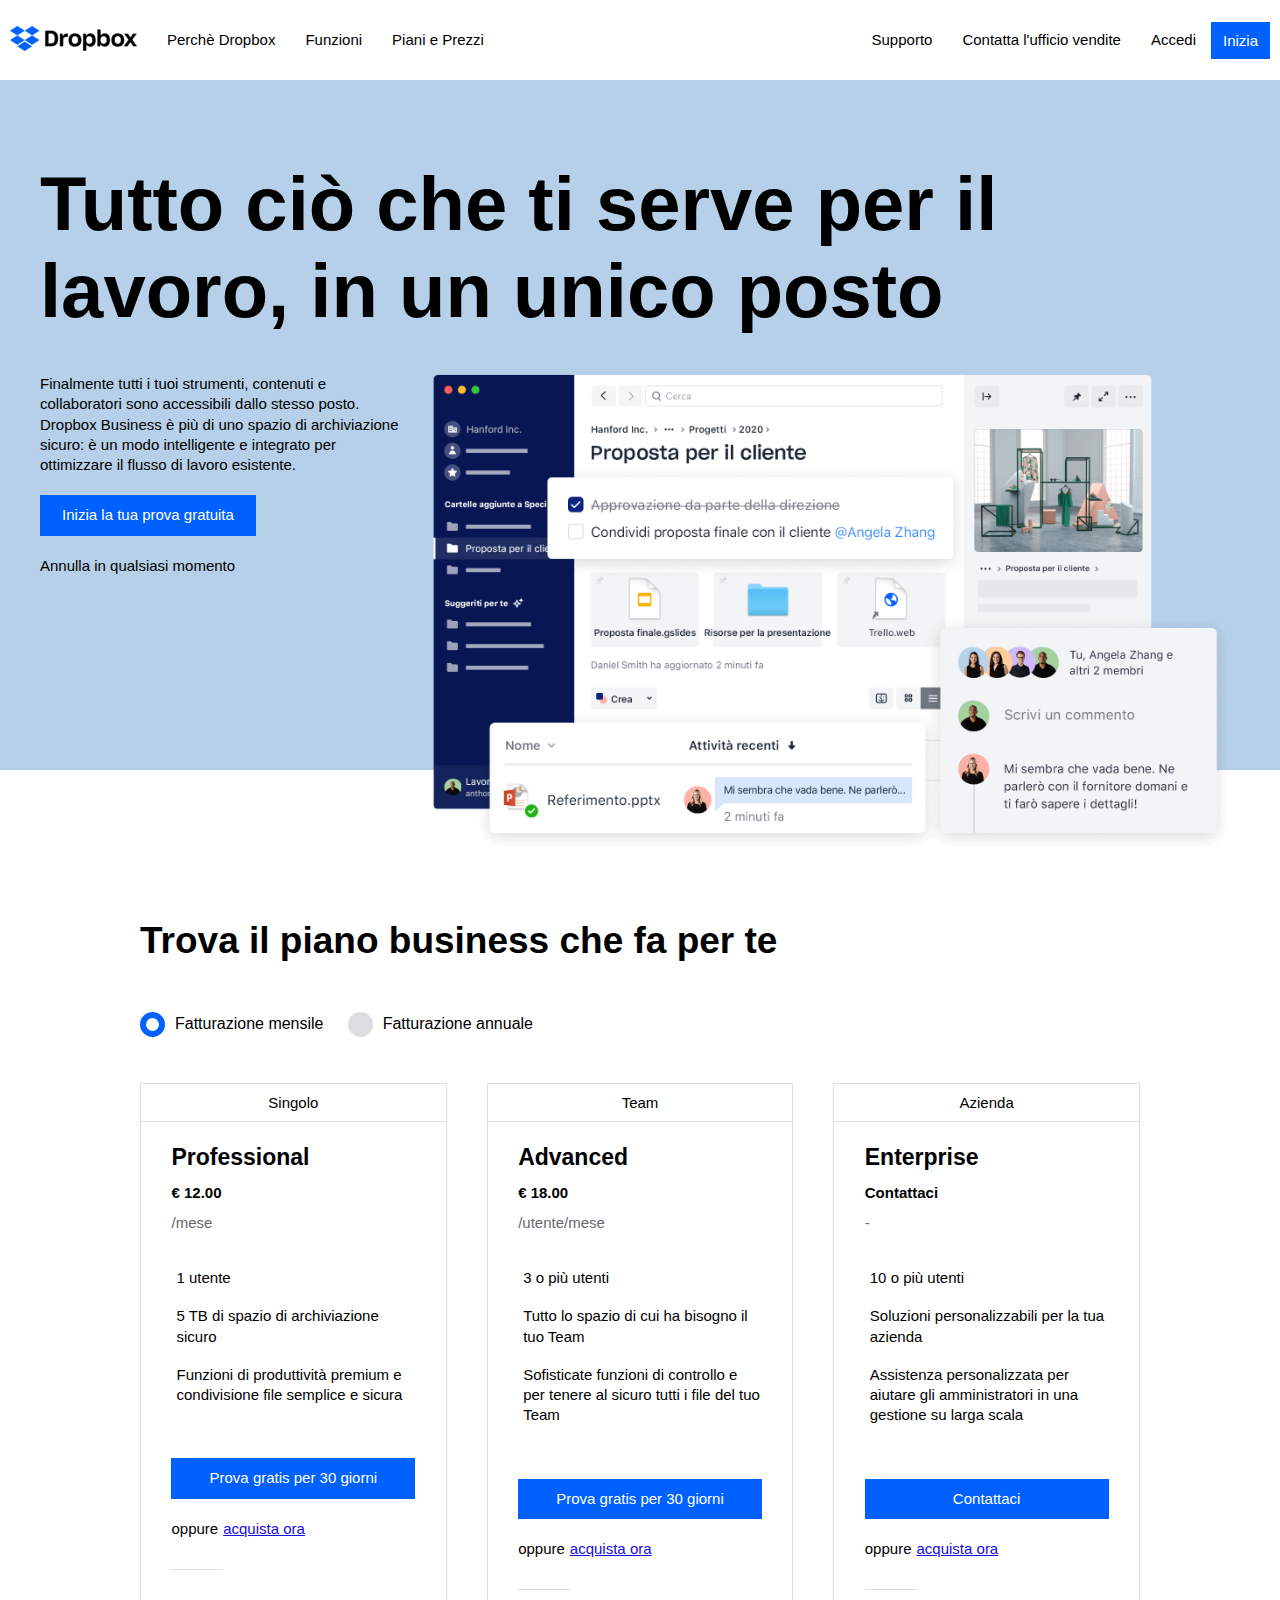
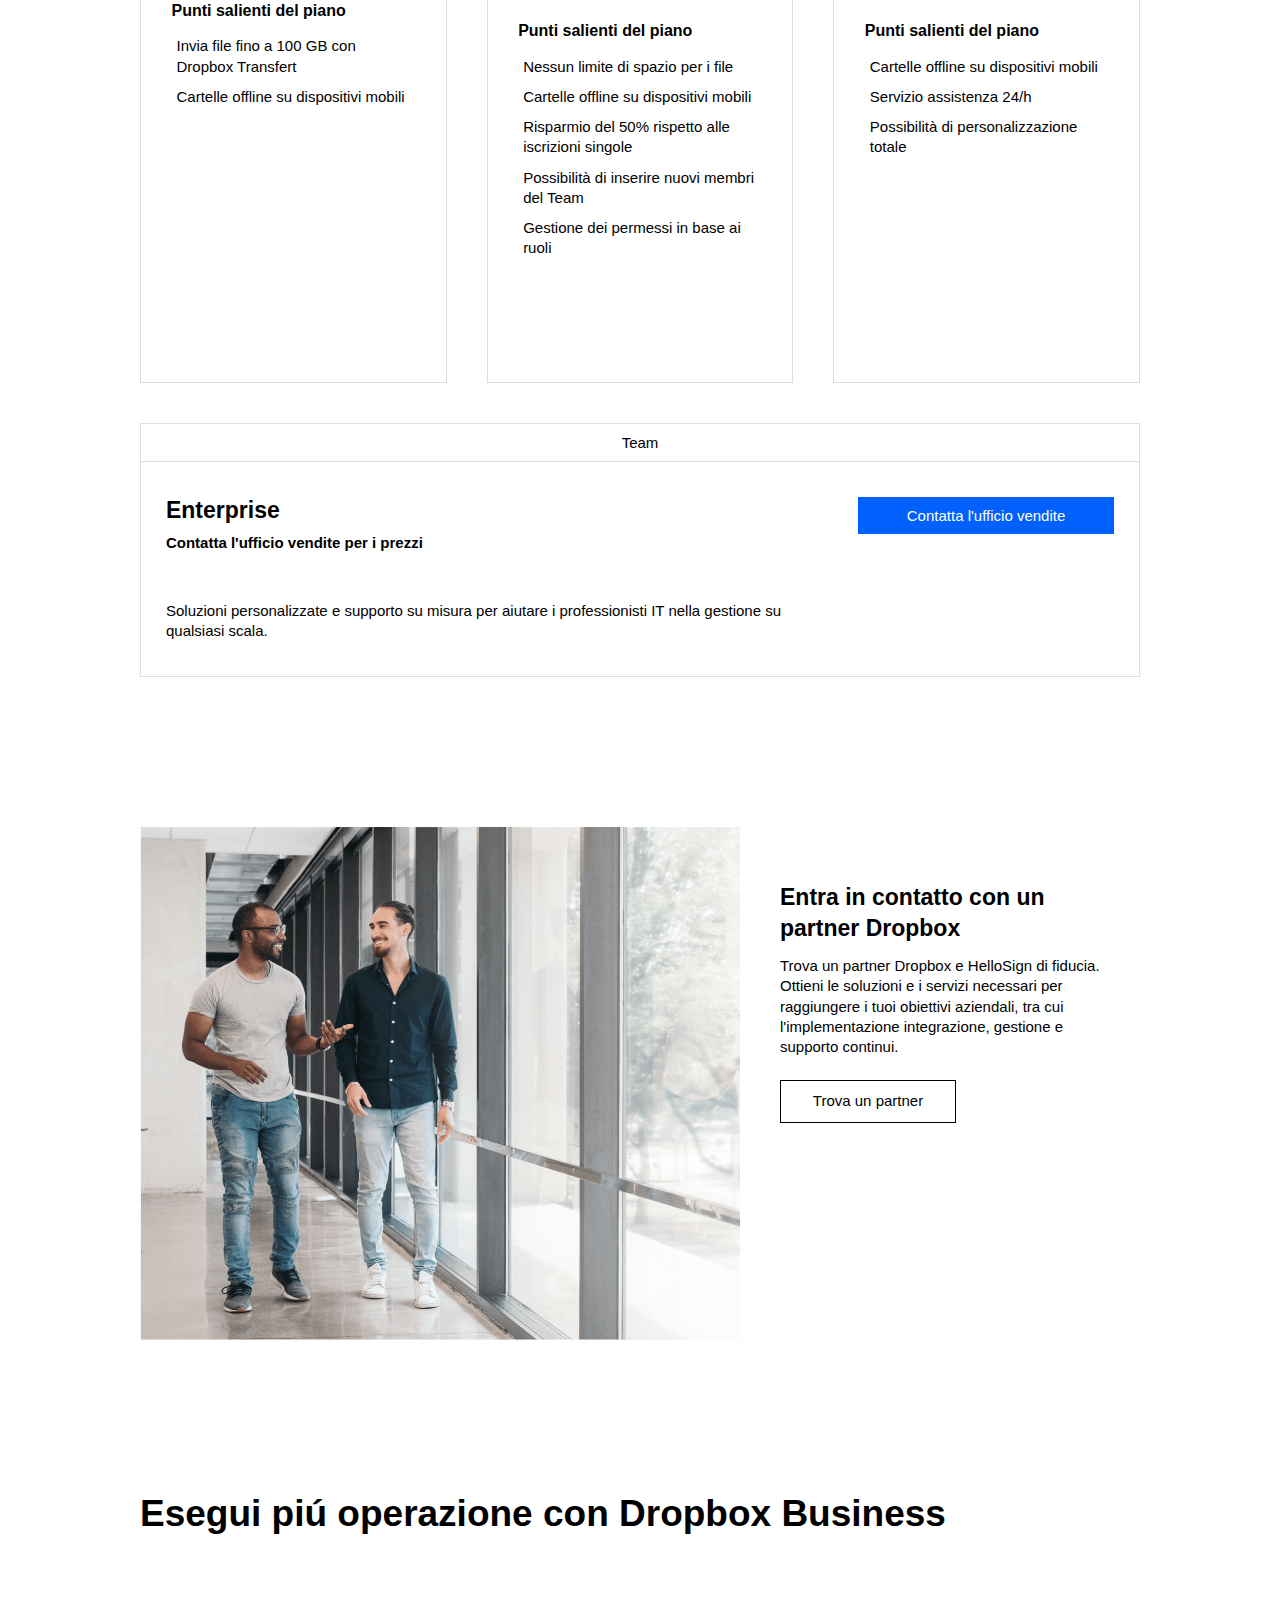
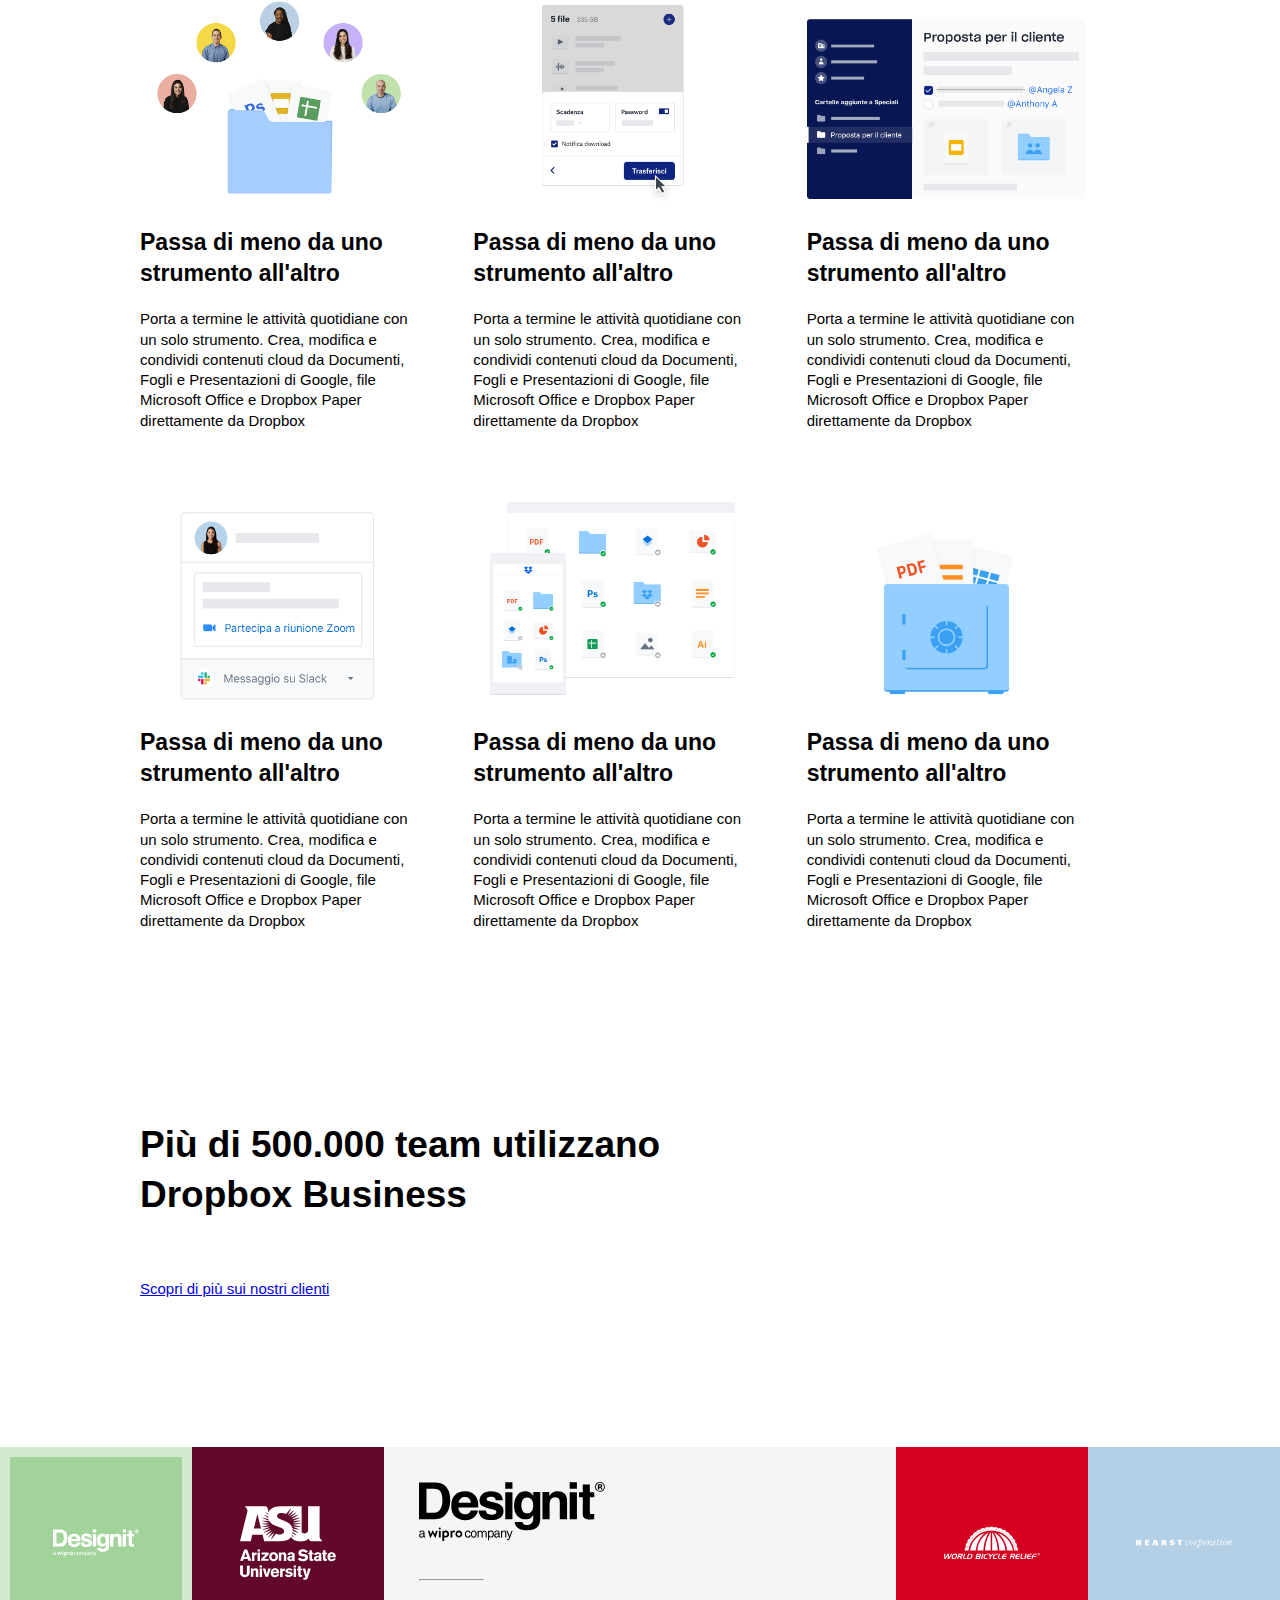
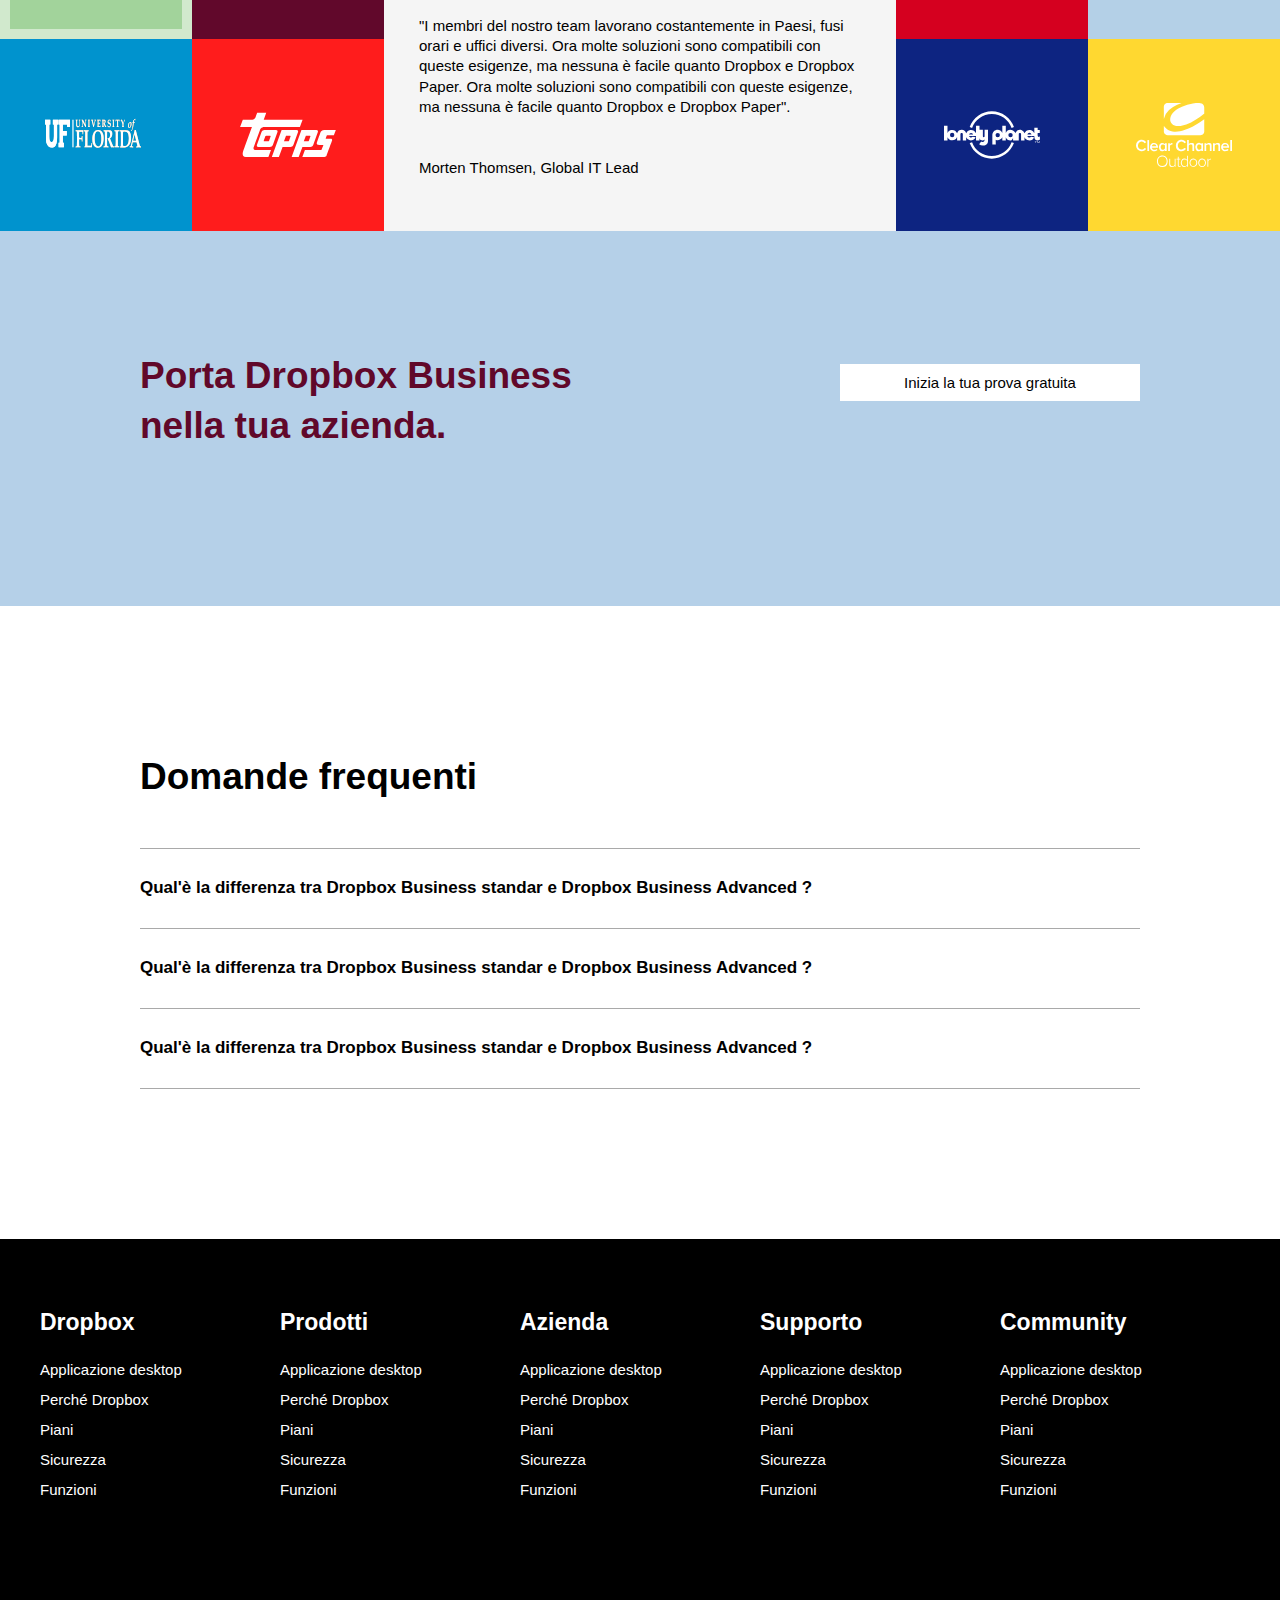
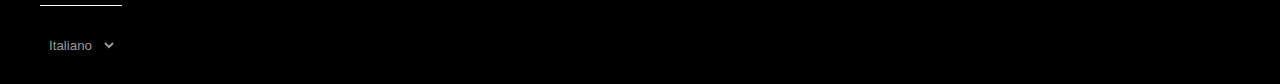
<file: index.html>
<!DOCTYPE html>
<html lang="it">
<head>
    <meta charset="UTF-8">
    <meta http-equiv="X-UA-Compatible" content="IE=edge">
    <meta name="viewport" content="width=device-width, initial-scale=1.0">
    <link rel="stylesheet" href="https://cdnjs.cloudflare.com/ajax/libs/font-awesome/6.2.0/css/all.min.css" integrity="sha512-xh6O/CkQoPOWDdYTDqeRdPCVd1SpvCA9XXcUnZS2FmJNp1coAFzvtCN9BmamE+4aHK8yyUHUSCcJHgXloTyT2A==" crossorigin="anonymous" referrerpolicy="no-referrer" />
    <link rel="stylesheet" href="./css/style.css">
    <title>Dropbox</title>
</head>

<body id="index">
    <!-- HEADER -->
    <header>
        <!-- fixed 100% -->
        <nav class="d-flex">
            <div class="d-flex">
                <a href="../index.html" target="_blank"><img src="./img/logo-small.png" alt="Logo Dropbox" class="logo"></a>
                <ul class="d-flex">
                    <li class="dropdown"><a href="#">Perchè Dropbox</a>
                        <div class="dropdown-nav">
                            <ul>
                                <li><a href="./pages/partner.html" target="_blank" class="extrapage">Partner</a></li>
                                <li><a href="#">Ispirati</a></li>
                                <li><a href="#">Cosa dicono i clienti</a></li>
                                <li><a href="#">Risorse</a></li>
                            </ul>
                        </div>
                    </li>
                    <li class="dropdown"><a href="#">Funzioni</a>
                        <div class="dropdown-nav">
                            <ul>
                                <li><a href="#">Panoramica</a> </li>
                                <li><a href="#">Ispirati</a></li>
                                <li><a href="#">Cosa dicono i clienti</a></li>
                                <li><a href="#">Risorse</a></li>
                            </ul>
                        </div>
                    </li>
                    <li class="dropdown"><a href="#">Piani e Prezzi</a>
                        <div class="dropdown-nav">
                            <ul>
                                <li><a href="#">Panoramica</a> </li>
                                <li><a href="#">Ispirati</a></li>
                                <li><a href="#">Cosa dicono i clienti</a></li>
                                <li><a href="#">Risorse</a></li>
                            </ul>
                        </div>
                    </li>
                </ul>
            </div>
            <div class="d-flex">
                <ul class="d-flex">
                    <li class="dropdown"><a href="#">Supporto</a>
                        <div class="dropdown-nav">
                            <ul>
                                <li><a href="#">Panoramica</a> </li>
                                <li><a href="#">Ispirati</a></li>
                                <li><a href="#">Cosa dicono i clienti</a></li>
                                <li><a href="#">Risorse</a></li>
                            </ul>
                        </div>
                    </li>
                    <li class="dropdown"><a href="#">Contatta l'ufficio vendite</a>
                        <div class="dropdown-nav">
                            <ul>
                                <li><a href="#">Panoramica</a> </li>
                                <li><a href="#">Ispirati</a></li>
                                <li><a href="#">Cosa dicono i clienti</a></li>
                                <li><a href="#">Risorse</a></li>
                            </ul>
                        </div>
                    </li>
                    <li class="dropdown"><a href="#">Accedi</a>
                        <div class="accedi">
                            <ul>
                                <li><a href="#">Panoramica</a> </li>
                                <li><a href="#">Ispirati</a></li>
                                <li><a href="#">Cosa dicono i clienti</a></li>
                                <li><a href="#">Risorse</a></li>
                            </ul>
                        </div>
                    </li>
                </ul>
                <div class="btn btn-blue"><a href="#">Inizia</a></div>
            </div>
        </nav>
        <!-- 100% lightblue -->
        <section class="hero">
            <div class="container">
                <h1>Tutto ciò che ti serve per il lavoro, in un unico posto</h1>
                <div class="d-flex">
                    <div class="w30">
                        <p>Finalmente tutti i tuoi strumenti, contenuti e collaboratori sono accessibili dallo stesso posto. Dropbox Business &egrave; pi&ugrave; di uno spazio di archiviazione sicuro: &egrave; un modo intelligente e integrato per ottimizzare il flusso di lavoro esistente.</p>
                        <div class="btn btn-blue">Inizia la tua prova gratuita</div>
                        <p>Annulla in qualsiasi momento</p>
                        <a href="#fatturazione"><i class="fa-solid fa-arrow-down"></i></a>
                    </div>
                    <div class="w70">
                        <img src="./img/jumbo.png" alt="">
                    </div>
                </div>
            </div>
        </section>
    </header>
    <!-- MAIN -->
    <!-- 100% and 7 sections -->
    <main>
        <!-- Plans section -->
        <section id="plans" class="smallercontainer">
            <h2 id="fatturazione">Trova il piano business che fa per te</h2>
            <!-- radio checkbox -->
            <div id="radiobtn-div">
                <label class="button-container">Fatturazione mensile
                    <input type="radio" checked="checked" name="radio">
                    <span class="checkmark"></span>
                </label>
                <label class="button-container">Fatturazione annuale
                    <input type="radio" name="radio">
                    <span class="checkmark"></span>
                </label>
            </div>
            <!-- plans columns -->
            <div class="d-flex" id="grid-plans">
                <!-- 1 col -->
                <div class="col-plan">
                    <div class="plan-type"><i class="fa-solid fa-user"></i> Singolo</div>
                    <div class="col-inner-container">
                        <h3>Professional</h3>
                        <span class="price">&euro; 12.00</span>
                        <br>
                        <span class="period">/mese</span>
                        <!-- characteristics -->
                        <div class="characteristics">
                            <div class="single-char d-flex">
                                <div><i class="fa-solid fa-user"></i></div>
                                <span>1 utente</span>
                            </div>
                            <div class="single-char d-flex">
                                <div><i class="fa-solid fa-folder"></i></div>
                                <span>5 TB di spazio di archiviazione sicuro</span>
                            </div>
                            <div class="single-char d-flex">
                                <div><i class="fa-solid fa-share-nodes"></i></div>
                                <span>Funzioni di produttivit&agrave; premium e condivisione file semplice e sicura</span>
                            </div>
                        </div>
                        <!-- btn -->
                        <div class="btn btn-blue"><a href="">Prova gratis per 30 giorni</a></div>
                        <span class="oppure">oppure </span><a class="buynow" href="#">acquista ora</a>
                        <!-- punti salienti -->
                        <div>
                            <h4>Punti salienti del piano</h4>
                            <div class="d-flex plan-main-char">
                                <div class="blue-icon"><i class="fa-solid fa-check"></i></div>
                                <span>Invia file fino a 100 GB con Dropbox Transfert</span>
                            </div>
                            <div class="d-flex plan-main-char">
                                <div class="blue-icon"><i class="fa-solid fa-check"></i></div>
                                <span>Cartelle offline su dispositivi mobili</span>
                            </div>
                        </div>
                    </div>
                </div>
                <!-- 2 col -->
                <div class="col-plan middle-col-plan">
                    <div class="plan-type"><i class="fa-solid fa-users"></i></i> Team</div>
                    <div class="col-inner-container">
                        <h3>Advanced</h3>
                        <span class="price">&euro; 18.00</span>
                        <br>
                        <span class="period">/utente/mese</span>
                        <!-- characteristics -->
                        <div class="characteristics">
                            <div class="single-char d-flex">
                                <div><i class="fa-solid fa-user"></i></div>
                                <span>3 o pi&ugrave; utenti</span>
                            </div>
                            <div class="single-char d-flex">
                                <div><i class="fa-solid fa-folder"></i></div>
                                <span>Tutto lo spazio di cui ha bisogno il tuo Team</span>
                            </div>
                            <div class="single-char d-flex">
                                <div><i class="fa-solid fa-share-nodes"></i></div>
                                <span>Sofisticate funzioni di controllo e per tenere al sicuro tutti i file del tuo Team</span>
                            </div>
                        </div>
                        <!-- btn -->
                        <div class="btn btn-blue"><a href="">Prova gratis per 30 giorni</a></div>
                        <span class="oppure">oppure </span><a class="buynow" href="#">acquista ora</a>
                        <!-- punti salienti -->
                        <div>
                            <h4>Punti salienti del piano</h4>
                            <div class="d-flex plan-main-char">
                                <div class="blue-icon"><i class="fa-solid fa-check"></i></div>
                                <span>Nessun limite di spazio per i file</span>
                            </div>
                            <div class="d-flex plan-main-char">
                                <div class="blue-icon"><i class="fa-solid fa-check"></i></div>
                                <span>Cartelle offline su dispositivi mobili</span>
                            </div>
                            <div class="d-flex plan-main-char">
                                <div class="blue-icon"><i class="fa-solid fa-check"></i></div>
                                <span>Risparmio del 50&percnt; rispetto alle iscrizioni singole</span>
                            </div>
                            <div class="d-flex plan-main-char">
                                <div class="blue-icon"><i class="fa-solid fa-check"></i></div>
                                <span>Possibilit&agrave; di inserire nuovi membri del Team</span>
                            </div>
                            <div class="d-flex plan-main-char">
                                <div class="blue-icon"><i class="fa-solid fa-check"></i></div>
                                <span>Gestione dei permessi in base ai ruoli</span>
                            </div>
                        </div>
                    </div>
                </div>
                <!-- 3 col -->
                <div class="col-plan">
                    <div class="plan-type"><i class="fa-solid fa-building"></i> Azienda</div>
                    <div class="col-inner-container">
                        <h3>Enterprise</h3>
                        <span class="price">Contattaci</span>
                        <br>
                        <span class="period">-</span>
                        <!-- characteristics -->
                        <div class="characteristics">
                            <div class="single-char d-flex">
                                <div><i class="fa-solid fa-user"></i></div>
                                <span>10 o pi&ugrave; utenti</span>
                            </div>
                            <div class="single-char d-flex">
                                <div><i class="fa-solid fa-folder"></i></div>
                                <span>Soluzioni personalizzabili per la tua azienda</span>
                            </div>
                            <div class="single-char d-flex">
                                <div><i class="fa-solid fa-share-nodes"></i></div>
                                <span>Assistenza personalizzata per aiutare gli amministratori in una gestione su larga scala</span>
                            </div>
                        </div>
                        <!-- btn -->
                        <div class="btn btn-blue"><a href="">Contattaci</a></div>
                        <span class="oppure">oppure </span><a class="buynow" href="#">acquista ora</a>
                        <!-- punti salienti -->
                        <div>
                            <h4>Punti salienti del piano</h4>
                            <div class="d-flex plan-main-char">
                                <div class="blue-icon"><i class="fa-solid fa-check"></i></div>
                                <span>Cartelle offline su dispositivi mobili</span>
                            </div>
                            <div class="d-flex plan-main-char">
                                <div class="blue-icon"><i class="fa-solid fa-check"></i></div>
                                <span>Servizio assistenza 24/h</span>
                            </div>
                            <div class="d-flex plan-main-char">
                                <div class="blue-icon"><i class="fa-solid fa-check"></i></div>
                                <span>Possibilit&agrave; di personalizzazione totale</span>
                            </div>
                        </div>
                    </div>
                </div>
            </div>
            <!-- team enterprise -->
            <div id="team-enterprise">
                <div class="plan-type">
                    <i class="fa-solid fa-building"></i>
                    Team
                </div>
                <div class="d-flex team-inner-container">
                    <div class="col-team-left">
                        <h3>Enterprise</h3>
                        <span class="price">Contatta l'ufficio vendite per i prezzi</span>
                        <p>Soluzioni personalizzate e supporto su misura per aiutare i professionisti IT nella gestione su qualsiasi scala.</p>
                    </div>
                    <div class="col-team-right">
                        <div class="btn btn-blue"><a href="">Contatta l'ufficio vendite</a></div>
                    </div>
                </div>
            </div>
        </section>
        <!-- Entra in contatto section -->
        <section id="entra-in-contatto" class="smallercontainer d-flex">
            <div class="col-entra-left">
                <img src="./img/partner.png" alt="partners">
                <span><i class="fa-solid fa-chevron-right"></i></span>
            </div>
            <div class="col-entra-right">
                <div class="col-inner-container">
                    <h3>Entra in contatto con un partner Dropbox</h3>
                    <p>Trova un partner Dropbox e HelloSign di fiducia. Ottieni le soluzioni e i servizi necessari per raggiungere i tuoi obiettivi aziendali, tra cui l'implementazione integrazione, gestione e supporto continui.
                    </p>
                    <div class="btn btn-gray"><a href="">Trova un partner</a></div>
                </div>
            </div>
        </section>
        <!-- Dropbox business operation section -->
        <section id="business-operation" class="smallercontainer">
            <h2>Esegui pi&uacute; operazione con Dropbox Business</h2>
            <!-- flex wrap div card -->
            <div class="d-flex wrap">
                <div class="card">
                    <div class="card-img">
                    <img src="./img/business-feature-switching-tools.png" alt="">
                    </div>
                    <div class="card-txt">
                        <h3>Passa di meno da uno strumento all'altro</h3>
                        <p>Porta a termine le attivit&agrave; quotidiane con un solo strumento. Crea, modifica e condividi contenuti cloud da Documenti, Fogli e Presentazioni di Google, file Microsoft Office e Dropbox Paper direttamente da Dropbox</p>
                    </div>
                </div>
                <div class="card">
                    <div class="card-img">
                        <img src="./img/business-feature-send-files-it.png" alt="">
                        </div>
                        <div class="card-txt">
                            <h3>Passa di meno da uno strumento all'altro</h3>
                            <p>Porta a termine le attivit&agrave; quotidiane con un solo strumento. Crea, modifica e condividi contenuti cloud da Documenti, Fogli e Presentazioni di Google, file Microsoft Office e Dropbox Paper direttamente da Dropbox</p>
                        </div>
                </div>
                <div class="card">
                    <div class="card-img">
                        <img src="./img/business-feature-coordinate-it.png" alt="">
                        </div>
                        <div class="card-txt">
                            <h3>Passa di meno da uno strumento all'altro</h3>
                            <p>Porta a termine le attivit&agrave; quotidiane con un solo strumento. Crea, modifica e condividi contenuti cloud da Documenti, Fogli e Presentazioni di Google, file Microsoft Office e Dropbox Paper direttamente da Dropbox</p>
                        </div>
                </div>
                <div class="card">
                    <div class="card-img">
                        <img src="./img/business-feature-integrations-it.png" alt="">
                        </div>
                        <div class="card-txt">
                            <h3>Passa di meno da uno strumento all'altro</h3>
                            <p>Porta a termine le attivit&agrave; quotidiane con un solo strumento. Crea, modifica e condividi contenuti cloud da Documenti, Fogli e Presentazioni di Google, file Microsoft Office e Dropbox Paper direttamente da Dropbox</p>
                        </div>
                </div>
                <div class="card">
                    <div class="card-img">
                        <img src="./img/business-feature-multi-device.png" alt="">
                        </div>
                        <div class="card-txt">
                            <h3>Passa di meno da uno strumento all'altro</h3>
                            <p>Porta a termine le attivit&agrave; quotidiane con un solo strumento. Crea, modifica e condividi contenuti cloud da Documenti, Fogli e Presentazioni di Google, file Microsoft Office e Dropbox Paper direttamente da Dropbox</p>
                        </div>
                </div>
                <div class="card">
                    <div class="card-img">
                        <img src="./img/business-feature-security.png" alt="">
                        </div>
                        <div class="card-txt">
                            <h3>Passa di meno da uno strumento all'altro</h3>
                            <p>Porta a termine le attivit&agrave; quotidiane con un solo strumento. Crea, modifica e condividi contenuti cloud da Documenti, Fogli e Presentazioni di Google, file Microsoft Office e Dropbox Paper direttamente da Dropbox</p>
                        </div>
                </div>
            </div>
        </section>
        <!-- Piu di 500 mila section -->
        <section id="more500" class="smallercontainer">
            <h2>Pi&ugrave; di 500.000 team utilizzano Dropbox Business</h2>
            <span><a href="#">Scopri di pi&ugrave; sui nostri clienti</a></span>
        </section>
        <!-- Logos section -->
        <section id="multi-logo" class="d-flex">
            <div class="logos d-flex wrap">
                <div class="square s1 d-flex">
                    <img src="./img/designit.svg" alt="logo design it">
                </div>
                <div class="square s2 d-flex">
                    <img src="./img/arizona_state_university.svg" alt="logo arizona state university">
                </div>
                <div class="square s3 d-flex">
                    <img src="./img/university_of_florida2.svg" alt="">
                </div>
                <div class="square s4 d-flex">
                    <img src="./img/topps.svg" alt="logo topps">
                </div>
            </div>
            <div class="logos-center">
                <img src="./img/designit.svg" alt="logo design it">
                <hr>
                <div>
                    <p>&quot;I membri del nostro team lavorano costantemente in Paesi, fusi orari e uffici diversi. Ora molte soluzioni sono compatibili con queste esigenze, ma nessuna &egrave; facile quanto Dropbox e Dropbox Paper. Ora molte soluzioni sono compatibili con queste esigenze, ma nessuna &egrave; facile quanto Dropbox e Dropbox Paper&quot;.
                    <br><br><br>Morten Thomsen, Global IT Lead </p>
                </div>
            </div>
            <div class="logos d-flex wrap">
                <div class="square s5 d-flex">
                    <img src="./img/world_bicycle_relief.svg" alt="logo world bicycle">
                </div>
                <div class="square s6 d-flex">
                    <img src="./img/hearst_corp.svg" alt="logo hearst">
                </div>
                <div class="square s7 d-flex">
                    <img src="./img/lonely_planet.svg" alt="logo lonely planet">
                </div>
                <div class="square s8 d-flex">
                    <img src="./img/clear_channel.svg" alt="logo clear channel">
                </div>
            </div>
        </section>
        <!-- Porta dropbox business section -->
        <section class="lightblue-row">
            <div class="d-flex smallercontainer">
                <h2>Porta Dropbox Business nella tua azienda.</h2>
                <div class="porta-dropbox-right">
                    <div class="btn btn-gray"><a href="">Inizia la tua prova gratuita</a></div>
                </div>
            </div>
        </section>
        <!-- Faq section -->
        <section id="faq" class="smallercontainer">
            <h2>Domande frequenti</h2>
            <details>
                <summary class="d-flex">Qual'&egrave; la differenza tra Dropbox Business standar e Dropbox Business Advanced &quest; <div><i class="fa-solid fa-chevron-down"></i></div></summary>
                <p>Lorem ipsum dolor sit amet consectetur adipisicing elit. Placeat porro temporibus quis, itaque velit earum cumque impedit quia modi reiciendis illo fugit asperiores reprehenderit nisi recusandae corrupti dolorum odio ut! Repudiandae, incidunt dolorum. Ea illo aspernatur beatae doloribus consectetur quia!</p>
            </details>
            <details>
                <summary class="d-flex">Qual'&egrave; la differenza tra Dropbox Business standar e Dropbox Business Advanced &quest; <div><i class="fa-solid fa-chevron-down"></i></div></summary>
                <p>Lorem ipsum dolor sit amet consectetur adipisicing elit. Placeat porro temporibus quis, itaque velit earum cumque impedit quia modi reiciendis illo fugit asperiores reprehenderit nisi recusandae corrupti dolorum odio ut! Repudiandae, incidunt dolorum. Ea illo aspernatur beatae doloribus consectetur quia!</p>
            </details>
            <details>
                <summary class="d-flex">Qual'&egrave; la differenza tra Dropbox Business standar e Dropbox Business Advanced &quest; <div><i class="fa-solid fa-chevron-down"></i></div></summary>
                <p>Lorem ipsum dolor sit amet consectetur adipisicing elit. Placeat porro temporibus quis, itaque velit earum cumque impedit quia modi reiciendis illo fugit asperiores reprehenderit nisi recusandae corrupti dolorum odio ut! Repudiandae, incidunt dolorum. Ea illo aspernatur beatae doloribus consectetur quia!</p>
            </details>
        </section>
    </main>
    <!-- FOOTER -->
    <footer>
        <!-- footer nav -->
        <nav class="container d-flex">
            <div class="col-nav">
                <h3>Dropbox</h3>
                <ul>
                    <li><a href="">Applicazione desktop</a></li>
                    <li><a href="">Perch&eacute; Dropbox</a></li>
                    <li><a href="">Piani</a></li>
                    <li><a href="">Sicurezza</a> </li>
                    <li><a href="">Funzioni</a></li>
                </ul>
            </div>
            <div class="col-nav">
                <h3>Prodotti</h3>
                <ul>
                    <li><a href="">Applicazione desktop</a></li>
                    <li><a href="">Perch&eacute; Dropbox</a></li>
                    <li><a href="">Piani</a></li>
                    <li><a href="">Sicurezza</a> </li>
                    <li><a href="">Funzioni</a></li>
                </ul>
            </div>
            <div class="col-nav">
                <h3>Azienda</h3>
                <ul>
                    <li><a href="">Applicazione desktop</a></li>
                    <li><a href="">Perch&eacute; Dropbox</a></li>
                    <li><a href="">Piani</a></li>
                    <li><a href="">Sicurezza</a> </li>
                    <li><a href="">Funzioni</a></li>
                </ul>
            </div>
            <div class="col-nav">
                <h3>Supporto</h3>
                <ul>
                    <li><a href="">Applicazione desktop</a></li>
                    <li><a href="">Perch&eacute; Dropbox</a></li>
                    <li><a href="">Piani</a></li>
                    <li><a href="">Sicurezza</a> </li>
                    <li><a href="">Funzioni</a></li>
                </ul>
            </div>
            <div class="col-nav">
                <h3>Community</h3>
                <ul>
                    <li><a href="">Applicazione desktop</a></li>
                    <li><a href="">Perch&eacute; Dropbox</a></li>
                    <li><a href="">Piani</a></li>
                    <li><a href="">Sicurezza</a> </li>
                    <li><a href="">Funzioni</a></li>
                </ul>
            </div>
        </nav>
        <!-- languages selection-->
        <section class="container">
                <div>
                    <label for="lang"><i class="fa-solid fa-globe"></i></label>
                    <select name="lang" id="">
                        <option value="">Italiano</option>
                    <option value="">English</option>
                    <option value="">Francais</option>
                    <option value="">Detusch</option>
                    </select>
                </div>
        </section>
    </footer>
</body>
</html>
</file>
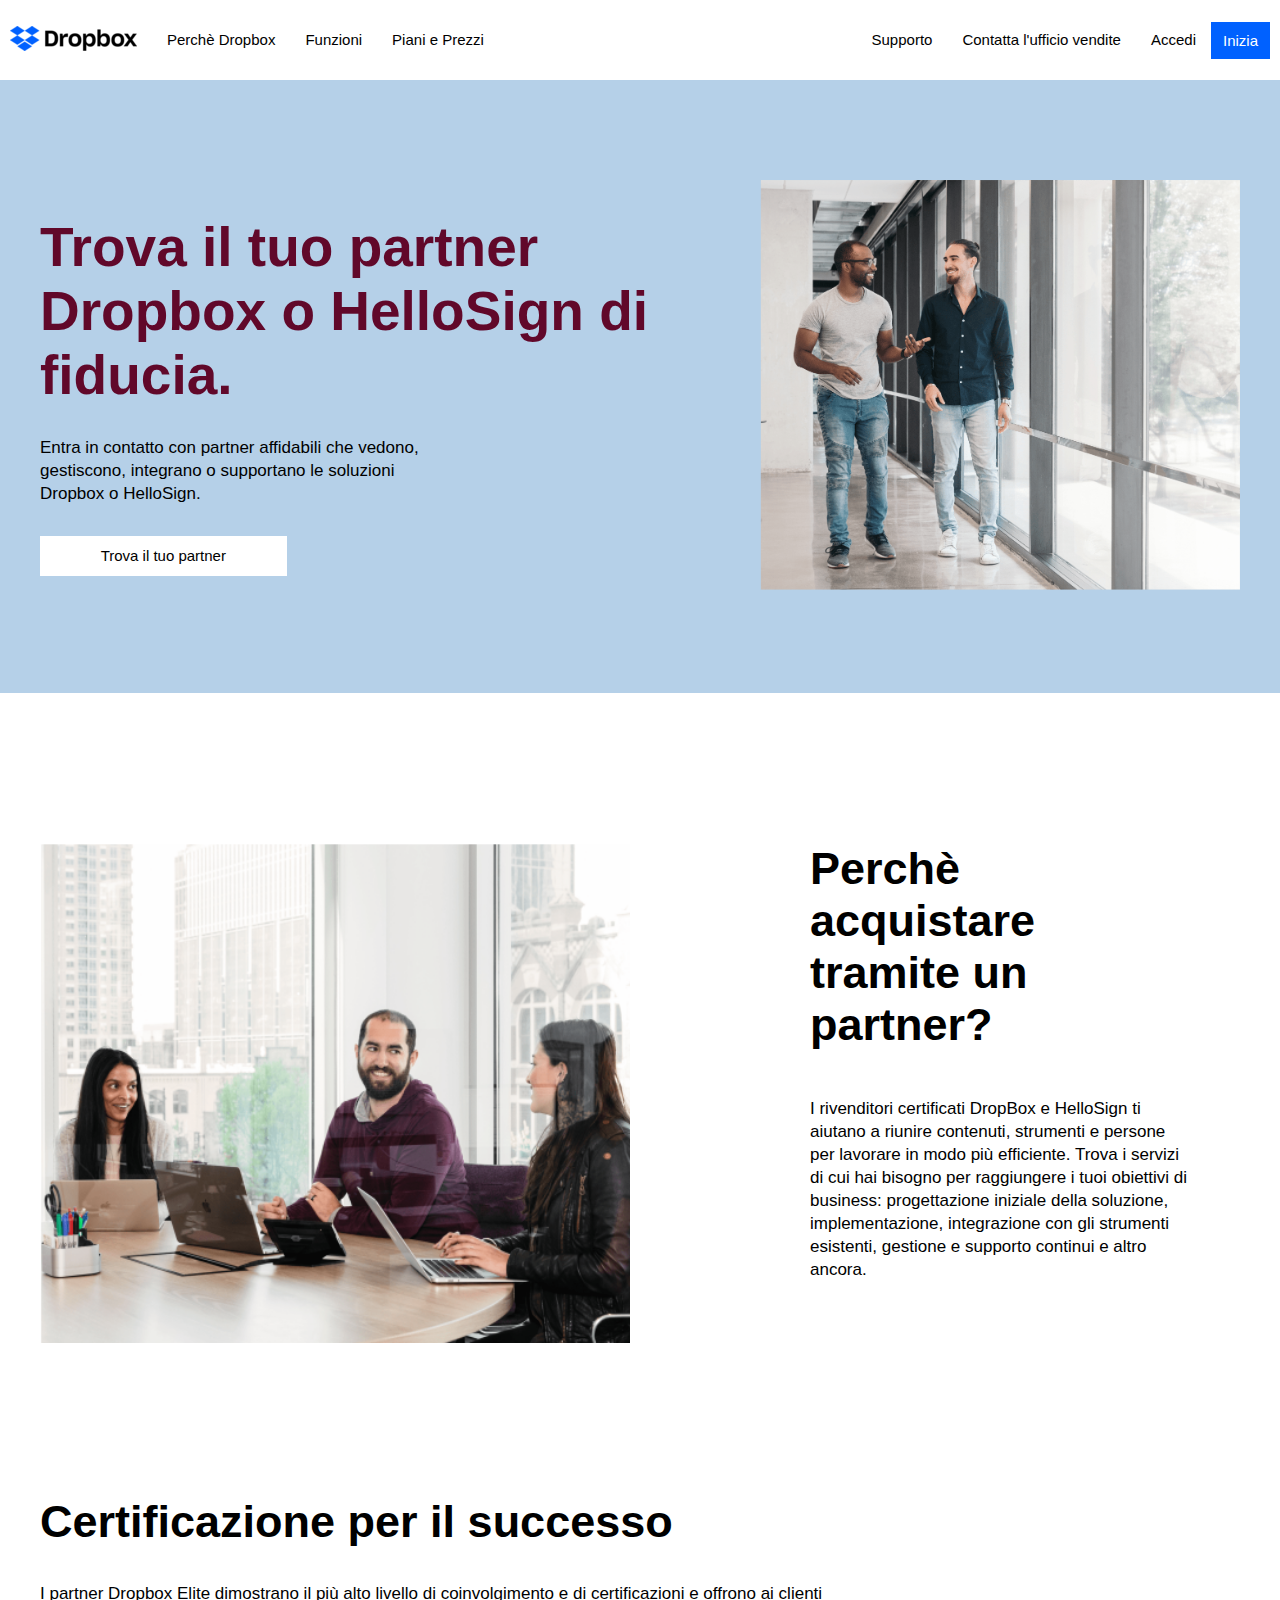
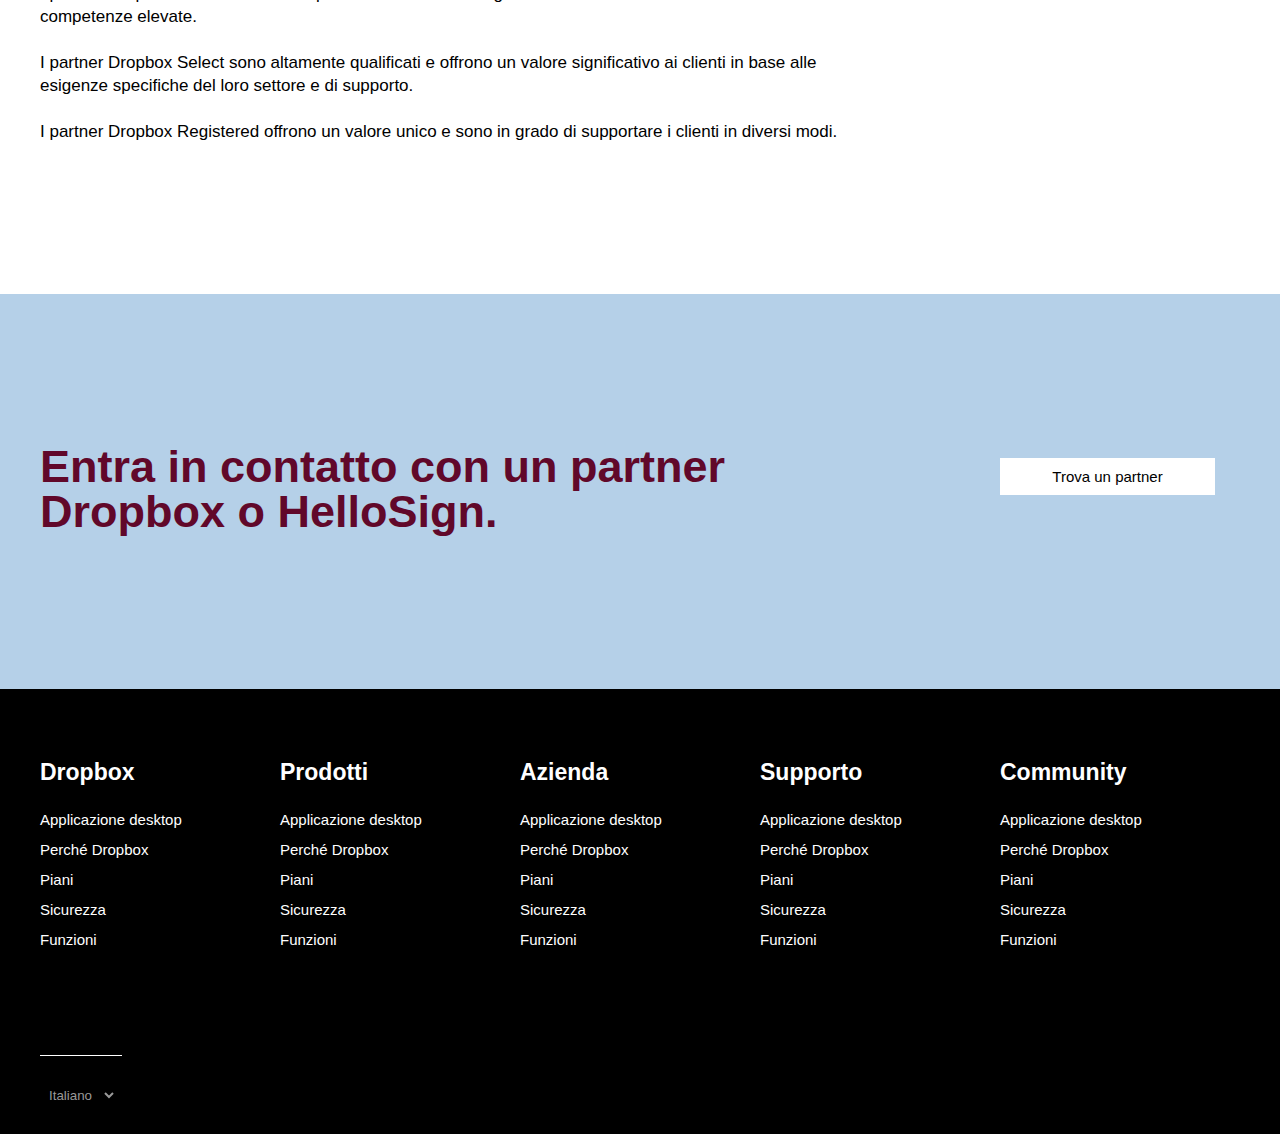
<file: pages/partner.html>
<!DOCTYPE html>
<html lang="it">
<head>
    <meta charset="UTF-8">
    <meta http-equiv="X-UA-Compatible" content="IE=edge">
    <meta name="viewport" content="width=device-width, initial-scale=1.0">
    <link rel="stylesheet" href="https://cdnjs.cloudflare.com/ajax/libs/font-awesome/6.2.0/css/all.min.css" integrity="sha512-xh6O/CkQoPOWDdYTDqeRdPCVd1SpvCA9XXcUnZS2FmJNp1coAFzvtCN9BmamE+4aHK8yyUHUSCcJHgXloTyT2A==" crossorigin="anonymous" referrerpolicy="no-referrer" />
    <link rel="stylesheet" href="../css/style.css">
    <title>Dropbox</title>
</head>
<body id="partnerpage">
    <!-- HEADER -->
    <header>
        <!-- fixed 100% -->
        <nav class="d-flex">
            <div class="d-flex">
                <a href="../index.html" target="_blank"><img src="../img/logo-small.png" alt="Logo Dropbox" class="logo"></a>
                <ul class="d-flex">
                    <li class="dropdown"><a href="#">Perchè Dropbox</a>
                        <div class="dropdown-nav">
                            <ul>
                                <li><a href="./pages/partner.html" target="_blank" class="extrapage">Partner</a> </li>
                                <li><a href="#">Ispirati</a></li>
                                <li><a href="#">Cosa dicono i clienti</a></li>
                                <li><a href="#">Risorse</a></li>
                            </ul>
                        </div>
                    </li>
                    <li class="dropdown"><a href="#">Funzioni</a>
                        <div class="dropdown-nav">
                            <ul>
                                <li><a href="#">Panoramica</a> </li>
                                <li><a href="#">Ispirati</a></li>
                                <li><a href="#">Cosa dicono i clienti</a></li>
                                <li><a href="#">Risorse</a></li>
                            </ul>
                        </div>
                    </li>
                    <li class="dropdown"><a href="#">Piani e Prezzi</a>
                        <div class="dropdown-nav">
                            <ul>
                                <li><a href="#">Panoramica</a> </li>
                                <li><a href="#">Ispirati</a></li>
                                <li><a href="#">Cosa dicono i clienti</a></li>
                                <li><a href="#">Risorse</a></li>
                            </ul>
                        </div>
                    </li>
                </ul>
            </div>
            <div class="d-flex">
                <ul class="d-flex">
                    <li class="dropdown"><a href="#">Supporto</a>
                        <div class="dropdown-nav">
                            <ul>
                                <li><a href="#">Panoramica</a> </li>
                                <li><a href="#">Ispirati</a></li>
                                <li><a href="#">Cosa dicono i clienti</a></li>
                                <li><a href="#">Risorse</a></li>
                            </ul>
                        </div>
                    </li>
                    <li class="dropdown"><a href="#">Contatta l'ufficio vendite</a>
                        <div class="dropdown-nav">
                            <ul>
                                <li><a href="#">Panoramica</a> </li>
                                <li><a href="#">Ispirati</a></li>
                                <li><a href="#">Cosa dicono i clienti</a></li>
                                <li><a href="#">Risorse</a></li>
                            </ul>
                        </div>
                    </li>
                    <li class="dropdown"><a href="#">Accedi</a>
                        <div class="accedi">
                            <ul>
                                <li><a href="#">Panoramica</a> </li>
                                <li><a href="#">Ispirati</a></li>
                                <li><a href="#">Cosa dicono i clienti</a></li>
                                <li><a href="#">Risorse</a></li>
                            </ul>
                        </div>
                    </li>
                </ul>
                <div class="btn btn-blue"><a href="#">Inizia</a></div>
            </div>
        </nav>
        <!-- 100% lightblue -->
        <section class="hero">
            <div class="container d-flex">
                <div class="colw60">
                    <h1>Trova il tuo partner Dropbox o HelloSign di fiducia.</h1>
                    <div>
                        <p>Entra in contatto con partner affidabili che vedono, gestiscono, integrano o supportano le soluzioni Dropbox o HelloSign.</p>
                        <div class="btn btn-gray"><a href="">Trova il tuo partner</a></div>
                    </div>
                </div>
                <div class="colw40">
                    <img src="../img/partner.png" alt="partners">
                </div>
            </div>
        </section>
    </header>
    <!-- MAIN -->
    <!-- 3 sections -->
    <main>
        <!-- 1 -->
        <section class="container d-flex">
            <div class="col-entra-left">
                <img src="../img/scrivania.png" alt="desk partners">
            </div>
            <div class="col-entra-right">
                <div>
                    <h2>Perchè acquistare tramite un partner&quest;</h2>
                    <p>I rivenditori certificati DropBox e HelloSign ti aiutano a riunire contenuti, strumenti e persone per lavorare in modo più efficiente. Trova i servizi di cui hai bisogno per raggiungere i tuoi obiettivi di business: progettazione iniziale della soluzione, implementazione, integrazione con gli strumenti esistenti, gestione e supporto continui e altro ancora.
                    </p>
                </div>
            </div>
        </section>
        <!-- 2 -->
        <section class="container">
            <div class="certificazione">
                <h2>Certificazione per il successo</h2>
                <div>
                    <p>
                        I partner Dropbox Elite dimostrano il più alto livello di coinvolgimento e di certificazioni e offrono ai clienti competenze elevate.
                        <br><br>
                        I partner Dropbox Select sono altamente qualificati e offrono un valore significativo ai clienti in base alle esigenze specifiche del loro settore e di supporto.
                        <br><br>
                        I partner Dropbox Registered offrono un valore unico e sono in grado di supportare i clienti in diversi modi.
                    </p>
                </div>
            </div>
        </section>
        <!-- 3 -->
        <section class="lightblue-row">
            <div class="d-flex container">
                <h2>Entra in contatto con un partner Dropbox o HelloSign.</h2>
                <div class="porta-dropbox-right">
                    <div class="btn btn-gray"><a href="">Trova un partner</a></div>
                </div>
            </div>
        </section>
    </main>
    <!-- FOOTER -->
    <!-- fixed 100% -->
    <footer>
        <!-- footer nav -->
        <nav class="container d-flex">
            <div class="col-nav">
                <h3>Dropbox</h3>
                <ul>
                    <li><a href="">Applicazione desktop</a></li>
                    <li><a href="">Perch&eacute; Dropbox</a></li>
                    <li><a href="">Piani</a></li>
                    <li><a href="">Sicurezza</a> </li>
                    <li><a href="">Funzioni</a></li>
                </ul>
            </div>
            <div class="col-nav">
                <h3>Prodotti</h3>
                <ul>
                    <li><a href="">Applicazione desktop</a></li>
                    <li><a href="">Perch&eacute; Dropbox</a></li>
                    <li><a href="">Piani</a></li>
                    <li><a href="">Sicurezza</a> </li>
                    <li><a href="">Funzioni</a></li>
                </ul>
            </div>
            <div class="col-nav">
                <h3>Azienda</h3>
                <ul>
                    <li><a href="">Applicazione desktop</a></li>
                    <li><a href="">Perch&eacute; Dropbox</a></li>
                    <li><a href="">Piani</a></li>
                    <li><a href="">Sicurezza</a> </li>
                    <li><a href="">Funzioni</a></li>
                </ul>
            </div>
            <div class="col-nav">
                <h3>Supporto</h3>
                <ul>
                    <li><a href="">Applicazione desktop</a></li>
                    <li><a href="">Perch&eacute; Dropbox</a></li>
                    <li><a href="">Piani</a></li>
                    <li><a href="">Sicurezza</a> </li>
                    <li><a href="">Funzioni</a></li>
                </ul>
            </div>
            <div class="col-nav">
                <h3>Community</h3>
                <ul>
                    <li><a href="">Applicazione desktop</a></li>
                    <li><a href="">Perch&eacute; Dropbox</a></li>
                    <li><a href="">Piani</a></li>
                    <li><a href="">Sicurezza</a> </li>
                    <li><a href="">Funzioni</a></li>
                </ul>
            </div>
        </nav>
        <!-- languages selection-->
        <section class="container">
                <div>
                    <label for="lang"><i class="fa-solid fa-globe"></i></label>
                    <select name="lang" id="">
                        <option value="">Italiano</option>
                    <option value="">English</option>
                    <option value="">Francais</option>
                    <option value="">Detusch</option>
                    </select>
                </div>
        </section>
    </footer>
</body>
</html>
</file>
<file: css/style.css>
* {
    margin:0;
    padding: 0;
    box-sizing: border-box;
}
:root {
    --white: white;
    --lightblue: rgb(181, 208, 232);
    --black: black;
    --blue: rgb(0, 97, 255);
    --txtline: 1.35;
    --langgray: rgb(153, 153, 153);
    --lightgray: rgb(221, 221, 223);
    --lightbrown: rgb(238, 233, 226);
    --hovop: 0.8;
    --purple: rgb(97, 8, 42);
}
html {
    scroll-behavior: smooth;
}
body {
    background-color: var(--white);
    font-family: Arial, Helvetica, sans-serif;
    font-size: 15px;
}
/* for inner hero and inner footer */
.container {
    max-width: 1200px;
    margin: 0 auto;
    /* min-width: ; */
}
/* for sections in main */
.smallercontainer {
    max-width: 1000px;
    margin: 150px auto;
}
/* GENERAL */
nav a {
    text-decoration: none;
}
nav ul li {
    list-style-type: none;
}
h3 {
    font-size: 23px;
}
.d-flex {
    display: flex;
}
.wrap {
    flex-wrap: wrap;
}
/* btns */
.btn {
    padding: 10px 12px;
    text-align: center;
    cursor: pointer;
    display: block;
}
.btn-blue, .btn-blue a {
    background-color: var(--blue);
    color: var(--white);
    text-decoration: none;
}
.btn-blue:hover {
    opacity: var(--hovop);
}
.btn-gray {
    border: 1px solid var(--black);
    background-color: var(--white);
}
.btn-gray:hover {
    background-color: var(--lightbrown);
    border: none;
}
.btn-gray a {
    text-decoration: none;
    color: var(--black);
}
/* HEADER */
header nav {
    width: 100%;
    height: 80px;
    position: fixed;
    top: 0;
    left: 0;
    z-index: 500;
    background-color: var(--white);
    justify-content: space-between;
    padding: 0 10px;
}
header nav .d-flex {
    align-items: center;
}
header nav .logo {
    height: 27%;
    padding-right: 15px;
    cursor: pointer;
}
header nav ul li {
    padding: 0 15px;
    height: 80px;
    line-height: 80px;
}
header nav ul li a {
    color: var(--black);
}
header nav ul li:hover {
    background-color: var(--lightbrown);
}
.dropdown {
    position: relative;
    cursor: pointer;
}
.dropdown-nav {
    position: absolute;
    left: 0;
    top: 80;
    background-color: var(--lightbrown);
    width: 230px;
    font-size: 13px;
    display: none;
}
.accedi {
    position: absolute;
    top: 80px;
    right: 0;
    background-color: var(--lightbrown);
    width: 230px;
    font-size: 13px;
    display: none;
}
.dropdown-nav ul li:first-of-type {
    font-weight: bold;
}
.accedi ul li:first-of-type {
    font-weight: bold;
}
.dropdown-nav ul li, .accedi ul li {
    height: 50px;
    line-height: 50px;
    cursor: pointer;
}
.dropdown:hover .dropdown-nav, .dropdown:hover .accedi {
    display: block;
}
.dropdown-nav ul li:hover, .accedi ul li:hover {
    background-color: var(--white);
}
.extrapage {
    color: red;
}
.hero {
    background-color: var(--lightblue);
    padding-top: 80px;
}
#index .hero .container {
    position: relative;
    bottom: -80px;
}
#index h1 {
    font-size: 76px;
    font-weight: bold;
    padding-bottom: 40px;
}
.hero img {
    width: 100%;
}
.w30 {
    width: 30%;
    line-height: var(--txtline);
    position: relative;
}
.w30 .btn {
    margin: 20px 0;
    width: 60%;
}
.w30 a {
    position: absolute;
    bottom: 90px;
    left: 0;
}
.w30 i {
    color: var(--black);
    font-size: 30px;
}
.w70 {
    width: 70%;
}
/* MAIN */
/* plans section */
h2 {
    font-size: 37px;
    padding-bottom: 35px;
}
#radiobtn-div {
    padding: 15px 0;
}
.button-container {
    display: inline-block;
    position: relative;
    padding-left: 35px;
    margin-bottom: 12px;
    cursor: pointer;
    font-size: 16px;
    -webkit-user-select: none;
    -moz-user-select: none;
    -ms-user-select: none;
    user-select: none;
    margin-right: 20px;
    line-height: 24px;
}
.button-container input {
    position: absolute;
    opacity: 0;
    cursor: pointer;
}
.checkmark {
    position: absolute;
    top: 0;
    left: 0;
    height: 25px;
    width: 25px;
    background-color: var(--lightgray);
    border-radius: 50%;
}
.button-container:hover input ~ .checkmark {
    background-color: rgb(204, 204, 204);
} 
.button-container input:checked ~ .checkmark {
    background-color: var(--blue);
}
.checkmark:after {
    content: "";
    position: absolute;
    display: none;
}
.button-container input:checked ~ .checkmark:after {
    display: inline-block;
}
.button-container .checkmark:after {
    top: 6px;
    left: 6px;
    width: 13px;
    height: 13px;
    border-radius: 50%;
    background: var(--white);
}
#grid-plans {
    padding: 20px 0;
}
.col-plan {
    flex-basis: calc((100% - 80px) / 3);
    border: 1px solid var(--lightgray);
    min-height: 900px;
}
.middle-col-plan{
    margin: 0 40px;
}
.plan-type {
    text-align: center;
    padding: 10px 0;
    border-bottom: 1px solid var(--lightgray);
}
.col-inner-container {
    width: 80%;
    margin: 0 auto;
    padding-top: 20px;
    line-height: var(--txtline);
}
.price {
    display: inline-block;
    font-weight: bold;
    padding: 10px 0;
}
.period {
    color: rgb(106, 103, 108);
}
.characteristics {
    padding: 35px 0;
}
.characteristics i {
    margin-right: 5px;
}
.single-char {
    padding-bottom: 18px;
}
.oppure {
    display: inline-block;
    padding: 20px 5px 30px 0;
    border-bottom: 1px solid var(--lightgray);
}
.buynow {
    color: rgb(19, 12, 227);
}
.col-plan h4 {
    padding-top: 30px;
    padding-bottom: 5px;
    font-size: 16px;
}
.blue-icon {
    color: var(--blue);
    padding-right: 5px;
}
.plan-main-char {
    padding-top: 10px;
}
/* team - enterprise */
#team-enterprise {
    min-height: 250px;
    border: 1px solid var(--lightgray);
    margin: 20px 0
}
#team-enterprise .team-inner-container {
    width: 95%;
    margin: 35px auto;
}
.col-team-left {
    flex-basis: 70%;
}
.col-team-left p {
    padding-top: 40px;
    line-height: var(--txtline);
}
.col-team-right {
    flex-basis: 30%;
    display: flex;
    justify-content: flex-end;
    align-items: flex-start;
}
.col-team-right .btn {
    width: 90%;
}
/* entra in contatto section */
.col-entra-left {
    flex-basis: 60%;
    position: relative;
}
.col-entra-left img {
    width: 100%;
}
.col-entra-left span {
    display: inline-block;
    position: absolute;
    right: 0;
    top: 250px;
    padding: 20px;
    font-size: 25px;
    cursor: pointer;
    color: rgba(30, 30, 30);
}
.col-entra-left span:hover {
    background-color: rgba(30, 30, 30, 0.188);
}
.col-entra-left span:active i {
    transform: scale(1.3);
}
.col-entra-right {
    flex-basis: 40%;
    padding-top: 35px;
}
.col-entra-right p {
    padding-top: 12px;
    padding-bottom: 23px;
}
.col-entra-right .btn {
    width: 55%;
}
/* business operation section */
.card {
    flex-basis: calc(100% / 3);
    min-height: 500px;
    padding-right: 55px;
    padding-top: 15px;
}
.card-img {
    height: 50%;
}
.card-img img {
    width: 100%;
}
.card-txt {
    height: 50%;
    line-height: var(--txtline);
}
.card-txt h3 {
    padding-bottom: 20px;
}
/* 500mila section */
#more500 h2 {
    width: 60%;
    line-height: var(--txtline);
}
#more500 span {
    display: inline-block;
    padding-top: 25px;
}
/* logos section */
.logos {
    width: 30vw;
}
.logos-center {
    width: calc(100% - 60vw);
    background-color: rgb(245, 245, 245);
    overflow-y: auto;
    height: 30vw;
}
.logos-center img {
    width: 50%;
    padding: 35px;
}
.logos-center hr {
    width: 65px;
    margin-left: 35px;
    color: rgb(213, 213, 216);
}
.logos-center div {
    padding: 35px;
    line-height: var(--txtline);
}
.square {
    width: 15vw;
    height: 15vw;
    justify-content: center;
    cursor: pointer;
}
.square:hover {
    opacity: var(--hovop);
}
.square img {
    filter:invert(1);
    width: 50%;
}
.s1 {
    background-color: rgb(162, 211, 155);
    border: 10px solid rgb(209, 233, 205);
}
.s2 {
    background-color: rgb(97, 8, 43);
}
.s3 {
    background-color: rgb(0, 147, 206);
    position: relative;
}
.s3 img {
    height: 30px;
    position: absolute;
    bottom: 6.5vw;
    left:3.5vw;
}
.s4 {
    background-color: rgb(255, 28, 28);
}
.s5 {
    background-color: rgb(213, 0, 31);
}
.s6 {
    background-color: rgb(180, 208, 231);
}
.s7 {
    background-color: rgb(13, 36, 129);
}
.s8 {
   background-color: rgb(255, 216, 48); 
}
/* porta dropbox business section */
.lightblue-row {
    background-color: var(--lightblue);
}
.lightblue-row > div {
    justify-content: space-between;
    align-items: baseline;
    padding: 120px 0;
    margin-top: 0;
}
.lightblue-row h2 {
    flex-basis: 50%;
    color: var(--purple);
    line-height: var(--txtline);
}
.porta-dropbox-right {
    flex-basis: 30%;
}
.porta-dropbox-right div.btn-gray {
    border: none;
}
/* faq section */
#faq h2 {
    padding-bottom: 50px;
}
details summary {
    list-style: none;
    font-weight: bold;
    font-size: 17px;
    border-top: 1px solid rgb(169, 169, 169);
    height: 80px;
    justify-content: space-between;
    align-items: center;
}
details summary:hover {
    background-color: var(--lightbrown);
}
details summary div {
    font-size: 15px;
    padding-right: 30px;
    cursor: pointer;
}
details summary div:active i {
    transform:scale(1.5);
}
details p {
    line-height: var(--txtline);
    padding: 15px;
}
details:last-of-type {
    border-bottom: 1px solid rgb(169, 169, 169);
}
/* FOOTER */
footer {
    width: 100%;
    background-color: var(--black);
    color: var(--white);
    padding-top: 60px;
}
footer nav {
    padding-bottom: 100px;
}
footer .col-nav {
    flex-basis: calc(100% / 5);
    line-height: 2;
}
footer h3 {
    padding-bottom: 10px;
}
footer nav ul li a {
    color: var(--white);
}
footer nav ul li a:hover {
    text-decoration: underline;
}
footer section div {
    display: inline-block;
    border-top: 1px solid white;
    color: var(--langgray);
    padding: 30px 0;
}
footer select {
    background-color: var(--black);
    color: var(--langgray);
    margin: 0 5px;
    border: none;
    cursor: pointer;
}
/* PARTNER PAGE */
#partnerpage .hero .container {
    padding: 100px 0;
}
#partnerpage .colw60 {
    width: 60%;
    padding: 35px 35px 0 0;
}
#partnerpage .colw60 div {
    width: 60%;
    margin-top: 30px;
    line-height: var(--txtline);
}
#partnerpage p {
    font-size: 17px;
    line-height: var(--txtline);
}
#partnerpage .colw60 div .btn-gray {
    border: none;
    width: 60%;
}
#partnerpage .colw40 {
    width: 40%;
}
#partnerpage .colw40 img {
    width: 100%;
}
#partnerpage h1 {
    font-size: 55px;
    color: var(--purple);
}
#partnerpage main section {
    margin: 150px auto;
}
#partnerpage .col-entra-left img {
    width: 590px;
    height: 500px;
}
#partnerpage .col-entra-right {
    padding: 0 50px;
}
#partnerpage h2 {
    font-size: 45px;  
}
#partnerpage .certificazione {
    width: 70%;
}
#partnerpage .lightblue-row {
    margin-bottom: 0;
    padding-top: 30px;
}
#partnerpage .lightblue-row h2 {
    flex-basis: 70%;
    line-height: 1;
}
#partnerpage .porta-dropbox-right {
    flex-basis: 20%;
    padding-right: 25px;
}
</file>
